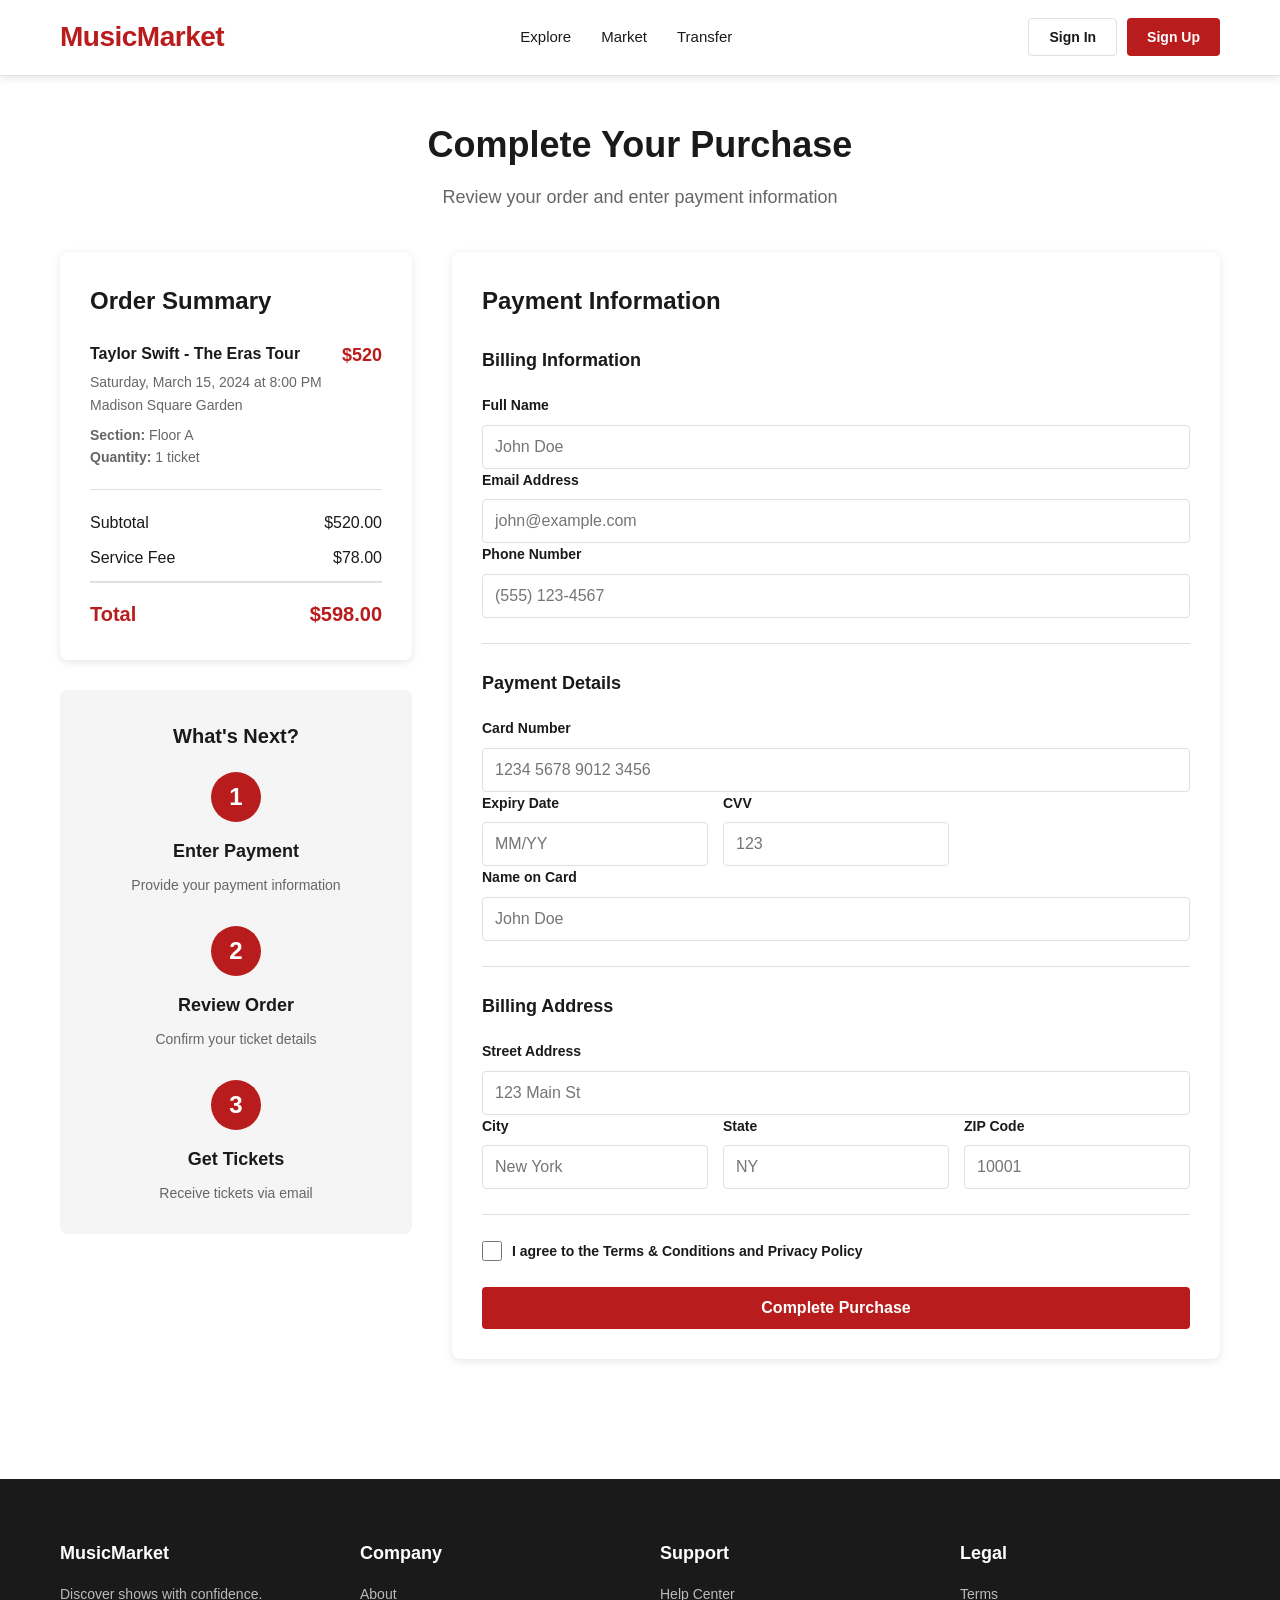
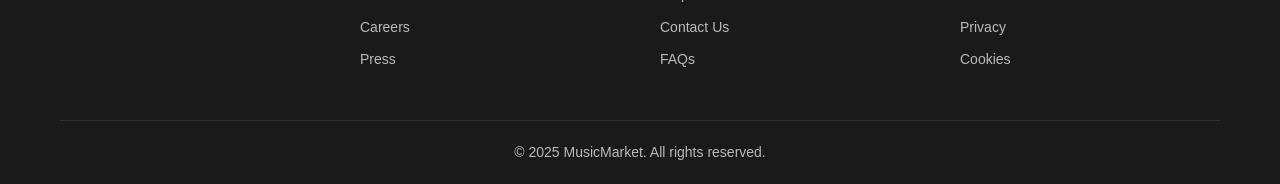
<file: checkout.html>
<!DOCTYPE html>
<html lang="en">
<head>
    <meta charset="UTF-8">
    <meta name="viewport" content="width=device-width, initial-scale=1.0">
    <title>MusicMarket - Checkout</title>
    <link rel="stylesheet" href="styles.css">
</head>
<body>
    <!-- Header -->
    <header class="header">
        <div class="header-container">
            <div class="logo">
                <h1>MusicMarket</h1>
            </div>
            <nav class="nav">
                <a href="index.html" class="nav-link">Explore</a>
                <a href="market.html" class="nav-link">Market</a>
                <a href="transfer.html" class="nav-link">Transfer</a>
            </nav>
            <div class="header-actions">
                <button class="btn-secondary">Sign In</button>
                <button class="btn-primary">Sign Up</button>
            </div>
        </div>
    </header>

    <!-- Main Content -->
    <main class="checkout-main">
        <div class="container checkout-container">
            <div class="checkout-header">
                <h1>Complete Your Purchase</h1>
                <p>Review your order and enter payment information</p>
            </div>

            <div class="checkout-content">
                <!-- Left: Order Summary -->
                <div class="checkout-left">
                    <div class="order-summary">
                        <h2>Order Summary</h2>
                        <div class="summary-tickets" id="orderTickets">
                            <!-- Tickets will be populated by JavaScript -->
                        </div>
                        <div class="summary-totals">
                            <div class="total-row">
                                <span>Subtotal</span>
                                <span id="subtotal">$0</span>
                            </div>
                            <div class="total-row">
                                <span>Service Fee</span>
                                <span id="serviceFee">$0</span>
                            </div>
                            <div class="total-row total-final">
                                <span>Total</span>
                                <span id="total">$0</span>
                            </div>
                        </div>
                    </div>

                    <div class="order-info">
                        <h3>What's Next?</h3>
                        <div class="info-steps">
                            <div class="step">
                                <div class="step-number">1</div>
                                <h4>Enter Payment</h4>
                                <p>Provide your payment information</p>
                            </div>
                            <div class="step">
                                <div class="step-number">2</div>
                                <h4>Review Order</h4>
                                <p>Confirm your ticket details</p>
                            </div>
                            <div class="step">
                                <div class="step-number">3</div>
                                <h4>Get Tickets</h4>
                                <p>Receive tickets via email</p>
                            </div>
                        </div>
                    </div>
                </div>

                <!-- Right: Payment Form -->
                <div class="checkout-right">
                    <div class="checkout-form-container">
                        <h2>Payment Information</h2>
                        <form class="checkout-form" id="checkoutForm">
                            <div class="form-section">
                                <h3>Billing Information</h3>
                                <div class="form-group">
                                    <label for="fullName">Full Name</label>
                                    <input type="text" id="fullName" placeholder="John Doe" required>
                                </div>
                                <div class="form-group">
                                    <label for="email">Email Address</label>
                                    <input type="email" id="email" placeholder="john@example.com" required>
                                </div>
                                <div class="form-group">
                                    <label for="phone">Phone Number</label>
                                    <input type="tel" id="phone" placeholder="(555) 123-4567" required>
                                </div>
                            </div>

                            <div class="form-section">
                                <h3>Payment Details</h3>
                                <div class="form-group">
                                    <label for="cardNumber">Card Number</label>
                                    <input type="text" id="cardNumber" placeholder="1234 5678 9012 3456" maxlength="19" required>
                                </div>
                                <div class="form-row">
                                    <div class="form-group">
                                        <label for="expiry">Expiry Date</label>
                                        <input type="text" id="expiry" placeholder="MM/YY" maxlength="5" required>
                                    </div>
                                    <div class="form-group">
                                        <label for="cvv">CVV</label>
                                        <input type="text" id="cvv" placeholder="123" maxlength="4" required>
                                    </div>
                                </div>
                                <div class="form-group">
                                    <label for="cardName">Name on Card</label>
                                    <input type="text" id="cardName" placeholder="John Doe" required>
                                </div>
                            </div>

                            <div class="form-section">
                                <h3>Billing Address</h3>
                                <div class="form-group">
                                    <label for="address">Street Address</label>
                                    <input type="text" id="address" placeholder="123 Main St" required>
                                </div>
                                <div class="form-row">
                                    <div class="form-group">
                                        <label for="city">City</label>
                                        <input type="text" id="city" placeholder="New York" required>
                                    </div>
                                    <div class="form-group">
                                        <label for="state">State</label>
                                        <input type="text" id="state" placeholder="NY" maxlength="2" required>
                                    </div>
                                    <div class="form-group">
                                        <label for="zip">ZIP Code</label>
                                        <input type="text" id="zip" placeholder="10001" maxlength="5" required>
                                    </div>
                                </div>
                            </div>

                            <div class="form-group">
                                <label class="checkbox-label">
                                    <input type="checkbox" required>
                                    <span>I agree to the Terms & Conditions and Privacy Policy</span>
                                </label>
                            </div>

                            <button type="submit" class="btn-primary btn-block">Complete Purchase</button>
                        </form>
                    </div>
                </div>
            </div>
        </div>
    </main>

    <!-- Footer -->
    <footer class="footer">
        <div class="container">
            <div class="footer-content">
                <div class="footer-section">
                    <h4>MusicMarket</h4>
                    <p>Discover shows with confidence.</p>
                </div>
                <div class="footer-section">
                    <h4>Company</h4>
                    <a href="https://www.ticketmaster.com/">About</a>
                    <a href="https://www.ticketmaster.com/">Careers</a>
                    <a href="https://www.ticketmaster.com/">Press</a>
                </div>
                <div class="footer-section">
                    <h4>Support</h4>
                    <a href="https://www.ticketmaster.com/">Help Center</a>
                    <a href="https://www.ticketmaster.com/">Contact Us</a>
                    <a href="https://www.ticketmaster.com/">FAQs</a>
                </div>
                <div class="footer-section">
                    <h4>Legal</h4>
                    <a href="https://www.ticketmaster.com/">Terms</a>
                    <a href="https://www.ticketmaster.com/">Privacy</a>
                    <a href="https://www.ticketmaster.com/">Cookies</a>
                </div>
            </div>
            <div class="footer-bottom">
                <p>&copy; 2025 MusicMarket. All rights reserved.</p>
            </div>
        </div>
    </footer>

    <script src="script.js"></script>
    <script src="checkout.js"></script>
</body>
</html>
</file>
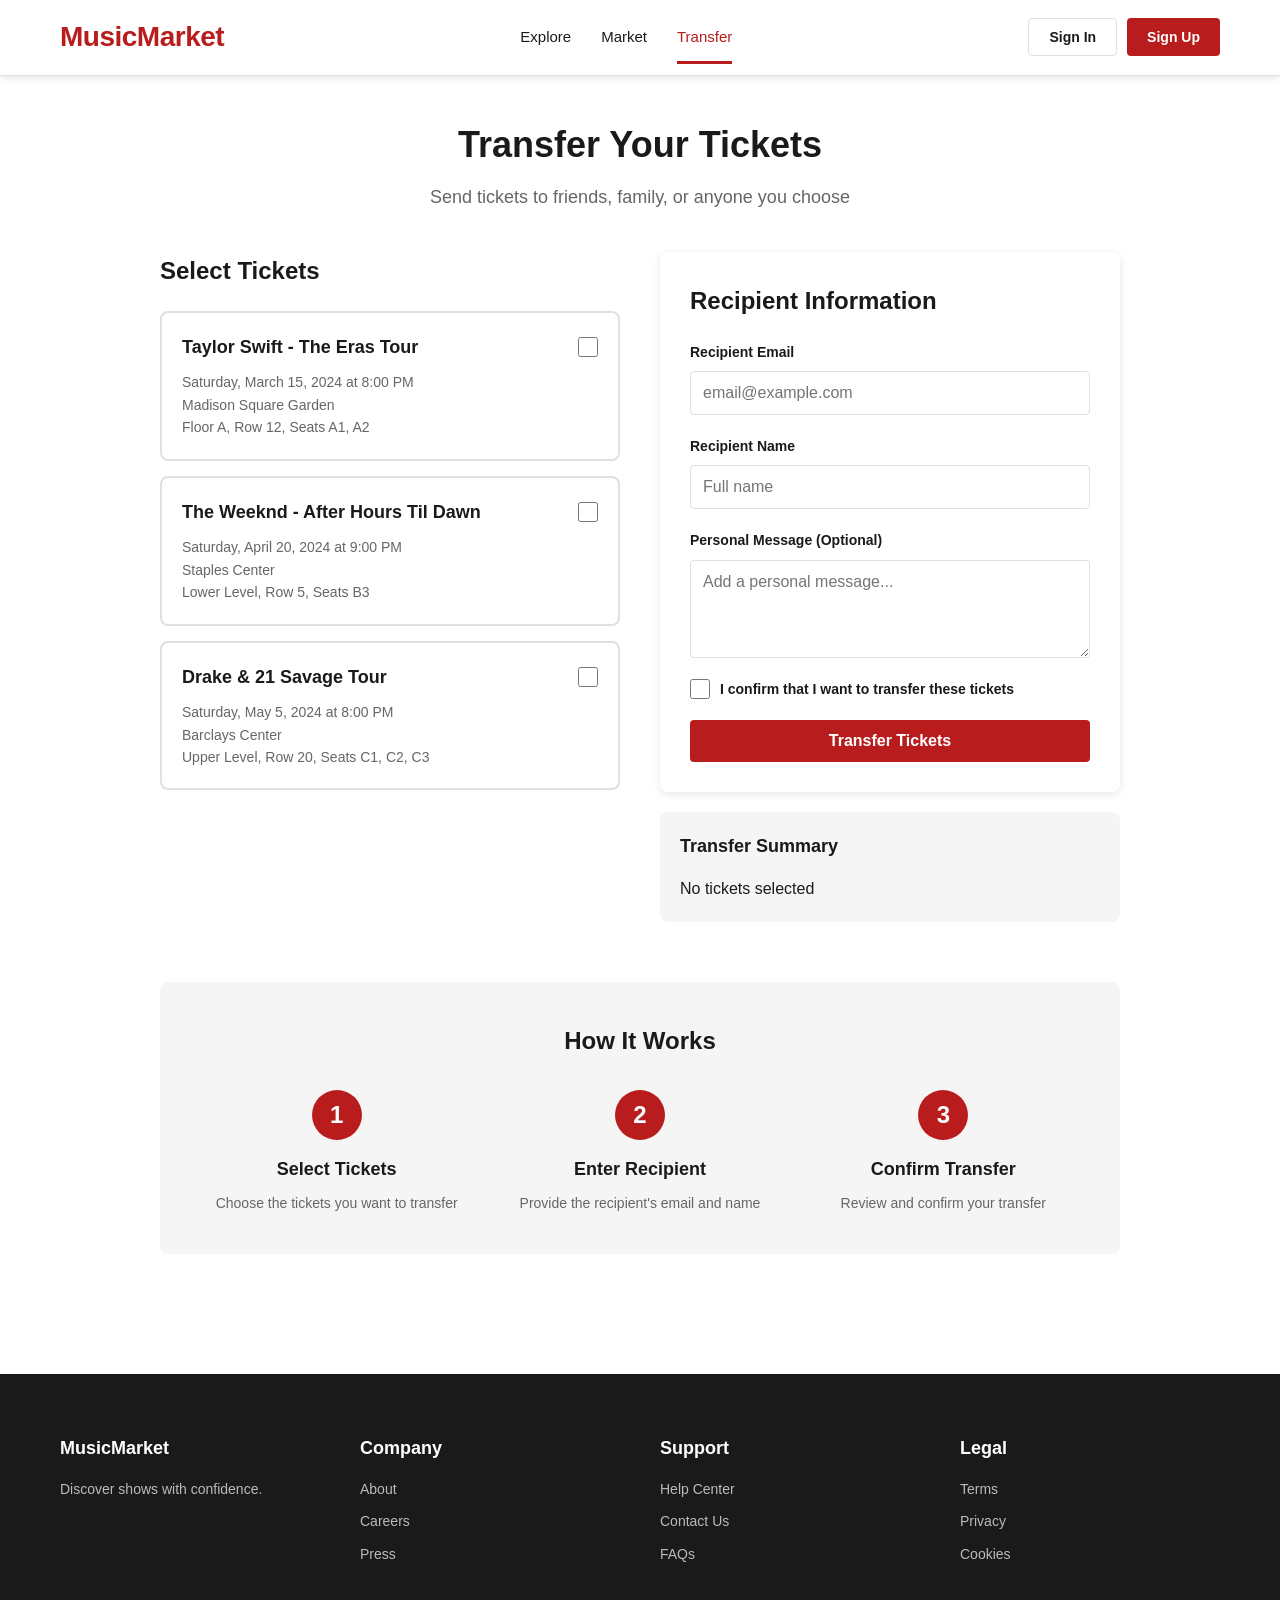
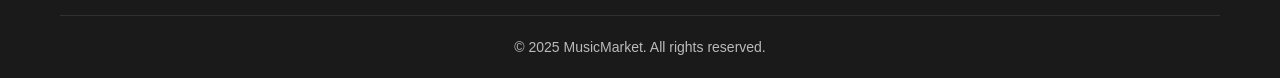
<file: transfer.html>
<!DOCTYPE html>
<html lang="en">
<head>
    <meta charset="UTF-8">
    <meta name="viewport" content="width=device-width, initial-scale=1.0">
    <title>MusicMarket - Transfer Tickets</title>
    <link rel="stylesheet" href="styles.css">
</head>
<body>
    <!-- Header -->
    <header class="header">
        <div class="header-container">
            <div class="logo">
                <h1>MusicMarket</h1>
            </div>
            <nav class="nav">
                <a href="index.html" class="nav-link">Explore</a>
                <a href="market.html" class="nav-link">Market</a>
                <a href="transfer.html" class="nav-link active">Transfer</a>
            </nav>
            <div class="header-actions">
                <button class="btn-secondary">Sign In</button>
                <button class="btn-primary">Sign Up</button>
            </div>
        </div>
    </header>

    <!-- Main Content -->
    <main class="transfer-main">
        <div class="container transfer-container">
            <div class="transfer-header">
                <h1>Transfer Your Tickets</h1>
                <p>Send tickets to friends, family, or anyone you choose</p>
            </div>

            <div class="transfer-content">
                <!-- Left: Ticket Selection -->
                <div class="transfer-left">
                    <h2>Select Tickets</h2>
                    <div class="ticket-selection" id="ticketSelection">
                        <!-- Tickets will be populated by JavaScript -->
                    </div>
                </div>

                <!-- Right: Transfer Form -->
                <div class="transfer-right">
                    <div class="transfer-form-container">
                        <h2>Recipient Information</h2>
                        <form class="transfer-form" id="transferForm">
                            <div class="form-group">
                                <label for="recipientEmail">Recipient Email</label>
                                <input type="email" id="recipientEmail" placeholder="email@example.com" required>
                            </div>
                            <div class="form-group">
                                <label for="recipientName">Recipient Name</label>
                                <input type="text" id="recipientName" placeholder="Full name" required>
                            </div>
                            <div class="form-group">
                                <label for="message">Personal Message (Optional)</label>
                                <textarea id="message" rows="4" placeholder="Add a personal message..."></textarea>
                            </div>
                            <div class="form-group">
                                <label class="checkbox-label">
                                    <input type="checkbox" required>
                                    <span>I confirm that I want to transfer these tickets</span>
                                </label>
                            </div>
                            <button type="submit" class="btn-primary btn-block">Transfer Tickets</button>
                        </form>
                    </div>

                    <!-- Transfer Summary -->
                    <div class="transfer-summary">
                        <h3>Transfer Summary</h3>
                        <div class="summary-content" id="transferSummary">
                            <p>No tickets selected</p>
                        </div>
                    </div>
                </div>
            </div>

            <!-- Transfer Instructions -->
            <div class="transfer-info">
                <h3>How It Works</h3>
                <div class="info-steps">
                    <div class="step">
                        <div class="step-number">1</div>
                        <h4>Select Tickets</h4>
                        <p>Choose the tickets you want to transfer</p>
                    </div>
                    <div class="step">
                        <div class="step-number">2</div>
                        <h4>Enter Recipient</h4>
                        <p>Provide the recipient's email and name</p>
                    </div>
                    <div class="step">
                        <div class="step-number">3</div>
                        <h4>Confirm Transfer</h4>
                        <p>Review and confirm your transfer</p>
                    </div>
                </div>
            </div>
        </div>
    </main>

    <!-- Footer -->
    <footer class="footer">
        <div class="container">
            <div class="footer-content">
                <div class="footer-section">
                    <h4>MusicMarket</h4>
                    <p>Discover shows with confidence.</p>
                </div>
                <div class="footer-section">
                    <h4>Company</h4>
                    <a href="https://www.ticketmaster.com/">About</a>
                    <a href="https://www.ticketmaster.com/">Careers</a>
                    <a href="https://www.ticketmaster.com/">Press</a>
                </div>
                <div class="footer-section">
                    <h4>Support</h4>
                    <a href="https://www.ticketmaster.com/">Help Center</a>
                    <a href="https://www.ticketmaster.com/">Contact Us</a>
                    <a href="https://www.ticketmaster.com/">FAQs</a>
                </div>
                <div class="footer-section">
                    <h4>Legal</h4>
                    <a href="https://www.ticketmaster.com/">Terms</a>
                    <a href="https://www.ticketmaster.com/">Privacy</a>
                    <a href="https://www.ticketmaster.com/">Cookies</a>
                </div>
            </div>
            <div class="footer-bottom">
                <p>&copy; 2025 MusicMarket. All rights reserved.</p>
            </div>
        </div>
    </footer>

    <script src="script.js"></script>
    <script src="transfer.js"></script>
</body>
</html>
</file>
<file: styles.css>
/* CSS Variables - Red Color Scheme */
:root {
    --primary-red: #B91C1C;
    --primary-red-dark: #991B1B;
    --primary-red-light: #DC2626;
    --secondary-red: #A91D1D;
    --accent-red: #C81D1D;
    --text-dark: #1a1a1a;
    --text-light: #666;
    --bg-light: #f5f5f5;
    --bg-white: #ffffff;
    --border-color: #e0e0e0;
    --shadow: 0 2px 8px rgba(0, 0, 0, 0.1);
    --shadow-hover: 0 4px 16px rgba(185, 28, 28, 0.2);
}

* {
    margin: 0;
    padding: 0;
    box-sizing: border-box;
}

body {
    font-family: -apple-system, BlinkMacSystemFont, 'Segoe UI', Roboto, 'Helvetica Neue', Arial, sans-serif;
    color: var(--text-dark);
    line-height: 1.6;
    background-color: var(--bg-white);
}

.container {
    max-width: 1200px;
    margin: 0 auto;
    padding: 0 20px;
}

/* Header */
.header {
    background: var(--bg-white);
    border-bottom: 1px solid var(--border-color);
    position: sticky;
    top: 0;
    z-index: 1000;
    box-shadow: var(--shadow);
}

.header-container {
    max-width: 1200px;
    margin: 0 auto;
    padding: 15px 20px;
    display: flex;
    justify-content: space-between;
    align-items: center;
}

.logo h1 {
    color: var(--primary-red);
    font-size: 28px;
    font-weight: 700;
    letter-spacing: -0.5px;
}

.nav {
    display: flex;
    gap: 30px;
}

.nav-link {
    text-decoration: none;
    color: var(--text-dark);
    font-weight: 500;
    font-size: 15px;
    transition: color 0.3s;
    position: relative;
}

.nav-link:hover,
.nav-link.active {
    color: var(--primary-red);
}

.nav-link.active::after {
    content: '';
    position: absolute;
    bottom: -15px;
    left: 0;
    right: 0;
    height: 3px;
    background: var(--primary-red);
}

.header-actions {
    display: flex;
    gap: 10px;
}

.btn-primary {
    background: var(--primary-red);
    color: white;
    border: none;
    padding: 10px 20px;
    border-radius: 4px;
    font-weight: 600;
    cursor: pointer;
    transition: background 0.3s;
    font-size: 14px;
}

.btn-primary:hover {
    background: var(--primary-red-dark);
    transform: translateY(-1px);
    box-shadow: 0 4px 12px rgba(185, 28, 28, 0.3);
}

.btn-primary:active {
    transform: translateY(0);
    box-shadow: 0 2px 4px rgba(185, 28, 28, 0.2);
}

.btn-primary:focus {
    outline: 2px solid var(--primary-red);
    outline-offset: 2px;
}

.btn-secondary {
    background: transparent;
    color: var(--text-dark);
    border: 1px solid var(--border-color);
    padding: 10px 20px;
    border-radius: 4px;
    font-weight: 600;
    cursor: pointer;
    transition: all 0.3s;
    font-size: 14px;
}

.btn-secondary:hover {
    border-color: var(--primary-red);
    color: var(--primary-red);
    background: rgba(185, 28, 28, 0.05);
}

.btn-secondary:active {
    background: rgba(185, 28, 28, 0.1);
}

.btn-secondary:focus {
    outline: 2px solid var(--primary-red);
    outline-offset: 2px;
}

.btn-block {
    width: 100%;
    padding: 12px;
    font-size: 16px;
}

/* Hero Section */
.hero {
    background: linear-gradient(135deg, var(--primary-red) 0%, var(--primary-red-dark) 100%);
    color: white;
    padding: 80px 20px;
    text-align: center;
}

.hero-content {
    max-width: 800px;
    margin: 0 auto;
}

.hero-title {
    font-size: 48px;
    font-weight: 700;
    margin-bottom: 15px;
}

.hero-subtitle {
    font-size: 20px;
    margin-bottom: 40px;
    opacity: 0.9;
}

.search-bar {
    display: flex;
    gap: 10px;
    max-width: 700px;
    margin: 0 auto;
    background: white;
    padding: 8px;
    border-radius: 8px;
    box-shadow: 0 4px 20px rgba(0, 0, 0, 0.2);
}

.search-input {
    flex: 1;
    padding: 12px 16px;
    border: none;
    font-size: 16px;
    outline: none;
}

.search-input::placeholder {
    color: var(--text-light);
}

.location-input {
    max-width: 150px;
    border-left: 1px solid var(--border-color);
    padding-left: 16px;
}

.search-btn {
    background: var(--primary-red);
    color: white;
    border: none;
    padding: 12px 30px;
    border-radius: 4px;
    font-weight: 600;
    cursor: pointer;
    font-size: 16px;
    transition: all 0.3s;
}

.search-btn:hover {
    background: var(--primary-red-dark);
    transform: translateY(-1px);
    box-shadow: 0 2px 8px rgba(0, 0, 0, 0.2);
}

.search-btn:active {
    transform: translateY(0);
}

.search-btn:focus {
    outline: 2px solid white;
    outline-offset: 2px;
}

/* Section Titles */
.section-title {
    font-size: 32px;
    font-weight: 700;
    margin-bottom: 30px;
    color: var(--text-dark);
}

/* Featured Events */
.featured-section {
    padding: 60px 0;
    background: var(--bg-white);
}

.events-grid {
    display: grid;
    grid-template-columns: repeat(auto-fill, minmax(280px, 1fr));
    gap: 25px;
}

.event-card {
    background: var(--bg-white);
    border-radius: 8px;
    overflow: hidden;
    box-shadow: var(--shadow);
    transition: transform 0.3s, box-shadow 0.3s;
    cursor: pointer;
}

.event-card:hover {
    transform: translateY(-5px);
    box-shadow: var(--shadow-hover);
}

.event-card-image {
    width: 100%;
    height: 200px;
    object-fit: cover;
    background: var(--primary-red);
}

.event-card-content {
    padding: 20px;
}

.event-card-date {
    color: var(--primary-red);
    font-size: 14px;
    font-weight: 600;
    margin-bottom: 8px;
}

.event-card-title {
    font-size: 18px;
    font-weight: 600;
    margin-bottom: 5px;
    color: var(--text-dark);
}

.event-card-venue {
    color: var(--text-light);
    font-size: 14px;
    margin-bottom: 15px;
}

.event-card-price {
    color: var(--primary-red);
    font-size: 20px;
    font-weight: 700;
}

/* Categories */
.categories-section {
    padding: 60px 0;
    background: var(--bg-light);
}

.categories-grid {
    display: grid;
    grid-template-columns: repeat(auto-fill, minmax(180px, 1fr));
    gap: 20px;
}

.category-card {
    background: var(--bg-white);
    padding: 30px 20px;
    text-align: center;
    border-radius: 8px;
    cursor: pointer;
    transition: all 0.3s;
    box-shadow: var(--shadow);
}

.category-card:hover {
    transform: translateY(-5px);
    box-shadow: var(--shadow-hover);
    border: 2px solid var(--primary-red);
}

.category-icon {
    font-size: 40px;
    margin-bottom: 10px;
}

.category-card h3 {
    font-size: 18px;
    margin-bottom: 5px;
    color: var(--text-dark);
}

.category-card p {
    color: var(--text-light);
    font-size: 14px;
}

/* Artists Section */
.artists-section {
    padding: 60px 0;
    background: var(--bg-white);
}

.artists-grid {
    display: grid;
    grid-template-columns: repeat(auto-fill, minmax(150px, 1fr));
    gap: 25px;
}

.artist-card {
    text-align: center;
    cursor: pointer;
    transition: transform 0.3s;
}

.artist-card:hover {
    transform: translateY(-5px);
}

.artist-image {
    width: 150px;
    height: 150px;
    border-radius: 50%;
    object-fit: cover;
    margin: 0 auto 15px;
    border: 3px solid var(--primary-red);
    box-shadow: var(--shadow);
}

.artist-name {
    font-size: 16px;
    font-weight: 600;
    color: var(--text-dark);
}

/* Upcoming Events */
.upcoming-section {
    padding: 60px 0;
    background: var(--bg-light);
}

.events-list {
    display: flex;
    flex-direction: column;
    gap: 15px;
}

.event-list-item {
    background: var(--bg-white);
    padding: 20px;
    border-radius: 8px;
    display: flex;
    gap: 20px;
    box-shadow: var(--shadow);
    cursor: pointer;
    transition: all 0.3s;
}

.event-list-item:hover {
    box-shadow: var(--shadow-hover);
    border-left: 4px solid var(--primary-red);
}

.event-list-image {
    width: 120px;
    height: 120px;
    object-fit: cover;
    border-radius: 4px;
}

.event-list-content {
    flex: 1;
}

.event-list-date {
    color: var(--primary-red);
    font-weight: 600;
    font-size: 14px;
    margin-bottom: 5px;
}

.event-list-title {
    font-size: 20px;
    font-weight: 600;
    margin-bottom: 5px;
}

.event-list-venue {
    color: var(--text-light);
    margin-bottom: 10px;
}

.event-list-price {
    color: var(--primary-red);
    font-size: 18px;
    font-weight: 700;
}

/* Market Page Styles */
.breadcrumb {
    padding: 15px 0;
    background: var(--bg-light);
    border-bottom: 1px solid var(--border-color);
}

.breadcrumb a {
    color: var(--text-light);
    text-decoration: none;
}

.breadcrumb a:hover {
    color: var(--primary-red);
}

.market-main {
    padding: 40px 0;
}

.market-container {
    display: grid;
    grid-template-columns: 1fr 1fr;
    gap: 40px;
    margin-bottom: 60px;
}

.market-left {
    position: sticky;
    top: 100px;
    height: fit-content;
}

.event-image-container {
    margin-bottom: 30px;
}

.event-image {
    width: 100%;
    border-radius: 8px;
    box-shadow: var(--shadow);
}

.event-details h1 {
    font-size: 32px;
    margin-bottom: 10px;
}

.event-venue {
    font-size: 18px;
    color: var(--text-light);
    margin-bottom: 5px;
}

.event-date {
    font-size: 16px;
    color: var(--text-light);
    margin-bottom: 15px;
}

.event-tags {
    display: flex;
    gap: 10px;
    margin-bottom: 30px;
}

.tag {
    background: var(--bg-light);
    padding: 5px 12px;
    border-radius: 20px;
    font-size: 14px;
    color: var(--text-dark);
}

.venue-map-container {
    margin-top: 30px;
    padding-top: 30px;
    border-top: 1px solid var(--border-color);
}

.venue-map-container h3 {
    font-size: 20px;
    margin-bottom: 15px;
}

.venue-map {
    width: 100%;
    height: 400px;
    background: var(--bg-light);
    border-radius: 8px;
    position: relative;
    margin-bottom: 15px;
    border: 2px solid var(--border-color);
    overflow: hidden;
    display: flex;
    align-items: center;
    justify-content: center;
}

.venue-map-image {
    width: 100%;
    height: 100%;
    object-fit: contain;
    background: var(--bg-light);
}

.map-legend {
    display: flex;
    flex-wrap: wrap;
    gap: 15px;
    justify-content: center;
}

.legend-item {
    display: flex;
    align-items: center;
    gap: 8px;
    font-size: 14px;
}

.legend-color {
    width: 20px;
    height: 20px;
    border-radius: 4px;
    border: 1px solid var(--border-color);
}

.legend-color.floor-a {
    background: #B91C1C;
}

.legend-color.floor-b {
    background: #DC2626;
}

.legend-color.lower {
    background: #F87171;
}

.legend-color.upper {
    background: #FCA5A5;
}

.market-right {
    background: var(--bg-white);
    padding: 30px;
    border-radius: 8px;
    box-shadow: var(--shadow);
}

.market-header h2 {
    font-size: 24px;
    margin-bottom: 20px;
}

.market-stats {
    display: flex;
    gap: 30px;
    margin-bottom: 30px;
    padding-bottom: 20px;
    border-bottom: 1px solid var(--border-color);
}

.stat-item {
    display: flex;
    flex-direction: column;
}

.stat-label {
    font-size: 12px;
    color: var(--text-light);
    text-transform: uppercase;
    margin-bottom: 5px;
}

.stat-value {
    font-size: 24px;
    font-weight: 700;
    color: var(--primary-red);
}

.price-chart {
    margin-bottom: 30px;
}

.price-chart h3 {
    font-size: 18px;
    margin-bottom: 15px;
}

.chart-container {
    height: 200px;
    background: var(--bg-light);
    border-radius: 4px;
    display: flex;
    align-items: center;
    justify-content: center;
    color: var(--text-light);
}

.size-selection {
    margin-bottom: 30px;
}

.size-selection h3 {
    font-size: 18px;
    margin-bottom: 15px;
}

.size-options {
    display: flex;
    flex-wrap: wrap;
    gap: 10px;
}

.size-option {
    padding: 12px 20px;
    border: 2px solid var(--border-color);
    border-radius: 4px;
    cursor: pointer;
    transition: all 0.3s;
    font-weight: 500;
}

.size-option:hover,
.size-option.active {
    border-color: var(--primary-red);
    background: var(--primary-red);
    color: white;
}

.buy-sell-section {
    border-top: 1px solid var(--border-color);
    padding-top: 20px;
}

.buy-sell-tabs {
    display: flex;
    gap: 10px;
    margin-bottom: 20px;
}

.tab-btn {
    flex: 1;
    padding: 12px;
    border: none;
    background: var(--bg-light);
    cursor: pointer;
    font-weight: 600;
    border-radius: 4px;
    transition: all 0.3s;
}

.tab-btn:hover:not(.active) {
    background: rgba(185, 28, 28, 0.1);
    color: var(--primary-red);
}

.tab-btn.active {
    background: var(--primary-red);
    color: white;
}

.tab-btn:focus {
    outline: 2px solid var(--primary-red);
    outline-offset: 2px;
}

.tab-content {
    display: none;
}

.tab-content.active {
    display: block;
}

.price-list {
    display: flex;
    flex-direction: column;
    gap: 10px;
}

.price-item {
    display: flex;
    justify-content: space-between;
    align-items: center;
    padding: 15px;
    background: var(--bg-light);
    border-radius: 4px;
    cursor: pointer;
    transition: all 0.3s;
}

.price-item:hover {
    background: var(--primary-red);
    color: white;
}

.price-item-left {
    display: flex;
    flex-direction: column;
}

.price-item-label {
    font-size: 12px;
    color: var(--text-light);
}

.price-item-value {
    font-size: 18px;
    font-weight: 700;
}

.sell-form {
    display: flex;
    flex-direction: column;
    gap: 15px;
}

.sell-form label {
    font-weight: 600;
    font-size: 14px;
    color: var(--text-dark);
}

.price-input {
    padding: 12px;
    border: 1px solid var(--border-color);
    border-radius: 4px;
    font-size: 16px;
    transition: border-color 0.3s, box-shadow 0.3s;
}

.price-input:focus {
    outline: none;
    border-color: var(--primary-red);
    box-shadow: 0 0 0 3px rgba(185, 28, 28, 0.1);
}

.price-input:invalid {
    border-color: var(--primary-red);
}

.sell-message {
    padding: 12px 16px;
    border-radius: 4px;
    margin-top: 10px;
    font-size: 14px;
    font-weight: 500;
    transition: opacity 0.3s, transform 0.3s;
    animation: slideIn 0.3s ease-out;
}

@keyframes slideIn {
    from {
        opacity: 0;
        transform: translateY(-10px);
    }
    to {
        opacity: 1;
        transform: translateY(0);
    }
}

.sell-message-success {
    background: #D1FAE5;
    color: #065F46;
    border: 1px solid #10B981;
}

.sell-message-error {
    background: #FEE2E2;
    color: #991B1B;
    border: 1px solid #EF4444;
}

.market-activity {
    margin-top: 40px;
}

.market-activity h2 {
    font-size: 24px;
    margin-bottom: 20px;
}

.activity-list {
    display: flex;
    flex-direction: column;
    gap: 10px;
}

.activity-item {
    padding: 15px;
    background: var(--bg-white);
    border-radius: 4px;
    box-shadow: var(--shadow);
    display: flex;
    justify-content: space-between;
    align-items: center;
}

.activity-info {
    display: flex;
    flex-direction: column;
}

.activity-type {
    font-size: 12px;
    color: var(--text-light);
    text-transform: uppercase;
}

.activity-details {
    font-size: 16px;
    font-weight: 600;
}

.activity-price {
    font-size: 18px;
    font-weight: 700;
    color: var(--primary-red);
}

/* Transfer Page Styles */
.transfer-main {
    padding: 40px 0;
}

.transfer-container {
    max-width: 1000px;
}

.transfer-header {
    text-align: center;
    margin-bottom: 40px;
}

.transfer-header h1 {
    font-size: 36px;
    margin-bottom: 10px;
}

.transfer-header p {
    font-size: 18px;
    color: var(--text-light);
}

.transfer-content {
    display: grid;
    grid-template-columns: 1fr 1fr;
    gap: 40px;
    margin-bottom: 60px;
}

.transfer-left h2,
.transfer-right h2 {
    font-size: 24px;
    margin-bottom: 20px;
}

.ticket-selection {
    display: flex;
    flex-direction: column;
    gap: 15px;
}

.ticket-item {
    background: var(--bg-white);
    padding: 20px;
    border: 2px solid var(--border-color);
    border-radius: 8px;
    cursor: pointer;
    transition: all 0.3s;
}

.ticket-item:hover {
    border-color: var(--primary-red);
}

.ticket-item.selected {
    border-color: var(--primary-red);
    background: rgba(220, 20, 60, 0.05);
}

.ticket-item-header {
    display: flex;
    justify-content: space-between;
    align-items: center;
    margin-bottom: 10px;
}

.ticket-event-name {
    font-size: 18px;
    font-weight: 600;
}

.ticket-checkbox {
    width: 20px;
    height: 20px;
    cursor: pointer;
}

.ticket-details {
    color: var(--text-light);
    font-size: 14px;
}

.transfer-form-container {
    background: var(--bg-white);
    padding: 30px;
    border-radius: 8px;
    box-shadow: var(--shadow);
}

.transfer-form {
    display: flex;
    flex-direction: column;
    gap: 20px;
}

.form-group {
    display: flex;
    flex-direction: column;
    gap: 8px;
}

.form-group label {
    font-weight: 600;
    font-size: 14px;
}

.form-group input,
.form-group textarea {
    padding: 12px;
    border: 1px solid var(--border-color);
    border-radius: 4px;
    font-size: 16px;
    font-family: inherit;
}

.form-group input:focus,
.form-group textarea:focus {
    outline: none;
    border-color: var(--primary-red);
}

.checkbox-label {
    display: flex;
    align-items: center;
    gap: 10px;
    cursor: pointer;
}

.checkbox-label input[type="checkbox"] {
    width: 20px;
    height: 20px;
    cursor: pointer;
}

.transfer-summary {
    background: var(--bg-light);
    padding: 20px;
    border-radius: 8px;
    margin-top: 20px;
}

.transfer-summary h3 {
    font-size: 18px;
    margin-bottom: 15px;
}

.summary-item {
    padding: 10px 0;
    border-bottom: 1px solid var(--border-color);
}

.summary-item:last-child {
    border-bottom: none;
}

.transfer-info {
    background: var(--bg-light);
    padding: 40px;
    border-radius: 8px;
}

.transfer-info h3 {
    font-size: 24px;
    text-align: center;
    margin-bottom: 30px;
}

.info-steps {
    display: grid;
    grid-template-columns: repeat(auto-fit, minmax(200px, 1fr));
    gap: 30px;
}

.step {
    text-align: center;
}

.step-number {
    width: 50px;
    height: 50px;
    background: var(--primary-red);
    color: white;
    border-radius: 50%;
    display: flex;
    align-items: center;
    justify-content: center;
    font-size: 24px;
    font-weight: 700;
    margin: 0 auto 15px;
}

.step h4 {
    font-size: 18px;
    margin-bottom: 8px;
}

.step p {
    color: var(--text-light);
    font-size: 14px;
}

/* Checkout Page Styles */
.checkout-main {
    padding: 40px 0;
}

.checkout-container {
    max-width: 1200px;
}

.checkout-header {
    text-align: center;
    margin-bottom: 40px;
}

.checkout-header h1 {
    font-size: 36px;
    margin-bottom: 10px;
}

.checkout-header p {
    font-size: 18px;
    color: var(--text-light);
}

.checkout-content {
    display: grid;
    grid-template-columns: 1fr 1.2fr;
    gap: 40px;
}

.checkout-left {
    display: flex;
    flex-direction: column;
    gap: 30px;
}

.order-summary {
    background: var(--bg-white);
    padding: 30px;
    border-radius: 8px;
    box-shadow: var(--shadow);
}

.order-summary h2 {
    font-size: 24px;
    margin-bottom: 20px;
}

.summary-tickets {
    display: flex;
    flex-direction: column;
    gap: 15px;
    margin-bottom: 20px;
    padding-bottom: 20px;
    border-bottom: 1px solid var(--border-color);
}

.summary-ticket-item {
    display: flex;
    justify-content: space-between;
    align-items: start;
}

.ticket-info {
    flex: 1;
}

.ticket-info h4 {
    font-size: 16px;
    font-weight: 600;
    margin-bottom: 5px;
}

.ticket-info p {
    font-size: 14px;
    color: var(--text-light);
}

.ticket-price {
    font-size: 18px;
    font-weight: 700;
    color: var(--primary-red);
}

.summary-totals {
    display: flex;
    flex-direction: column;
    gap: 10px;
}

.total-row {
    display: flex;
    justify-content: space-between;
    font-size: 16px;
}

.total-row.total-final {
    font-size: 20px;
    font-weight: 700;
    padding-top: 15px;
    border-top: 2px solid var(--border-color);
    color: var(--primary-red);
}

.order-info {
    background: var(--bg-light);
    padding: 30px;
    border-radius: 8px;
}

.order-info h3 {
    font-size: 20px;
    margin-bottom: 20px;
    text-align: center;
}

.checkout-right {
    position: sticky;
    top: 100px;
    height: fit-content;
}

.checkout-form-container {
    background: var(--bg-white);
    padding: 30px;
    border-radius: 8px;
    box-shadow: var(--shadow);
}

.checkout-form-container h2 {
    font-size: 24px;
    margin-bottom: 25px;
}

.checkout-form {
    display: flex;
    flex-direction: column;
    gap: 25px;
}

.form-section {
    padding-bottom: 25px;
    border-bottom: 1px solid var(--border-color);
}

.form-section:last-of-type {
    border-bottom: none;
}

.form-section h3 {
    font-size: 18px;
    margin-bottom: 20px;
    color: var(--text-dark);
}

.form-row {
    display: grid;
    grid-template-columns: repeat(3, 1fr);
    gap: 15px;
}

.form-row .form-group:nth-child(3) {
    grid-column: span 1;
}

/* Footer */
.footer {
    background: var(--text-dark);
    color: white;
    padding: 60px 0 20px;
    margin-top: 80px;
}

.footer-content {
    display: grid;
    grid-template-columns: repeat(auto-fit, minmax(200px, 1fr));
    gap: 40px;
    margin-bottom: 40px;
}

.footer-section h4 {
    font-size: 18px;
    margin-bottom: 15px;
}

.footer-section p {
    color: rgba(255, 255, 255, 0.7);
    font-size: 14px;
}

.footer-section a {
    display: block;
    color: rgba(255, 255, 255, 0.7);
    text-decoration: none;
    margin-bottom: 10px;
    font-size: 14px;
    transition: color 0.3s;
}

.footer-section a:hover {
    color: white;
}

.footer-bottom {
    text-align: center;
    padding-top: 20px;
    border-top: 1px solid rgba(255, 255, 255, 0.1);
    color: rgba(255, 255, 255, 0.7);
    font-size: 14px;
}

/* Responsive Design */
@media (max-width: 768px) {
    .header-container {
        flex-direction: column;
        gap: 15px;
    }

    .nav {
        gap: 15px;
    }

    .hero-title {
        font-size: 32px;
    }

    .search-bar {
        flex-direction: column;
    }

    .location-input {
        max-width: 100%;
        border-left: none;
        border-top: 1px solid var(--border-color);
        padding-top: 12px;
    }

    .market-container {
        grid-template-columns: 1fr;
    }

    .market-left {
        position: static;
    }

    .transfer-content {
        grid-template-columns: 1fr;
    }

    .info-steps {
        grid-template-columns: 1fr;
    }
}
</file>
